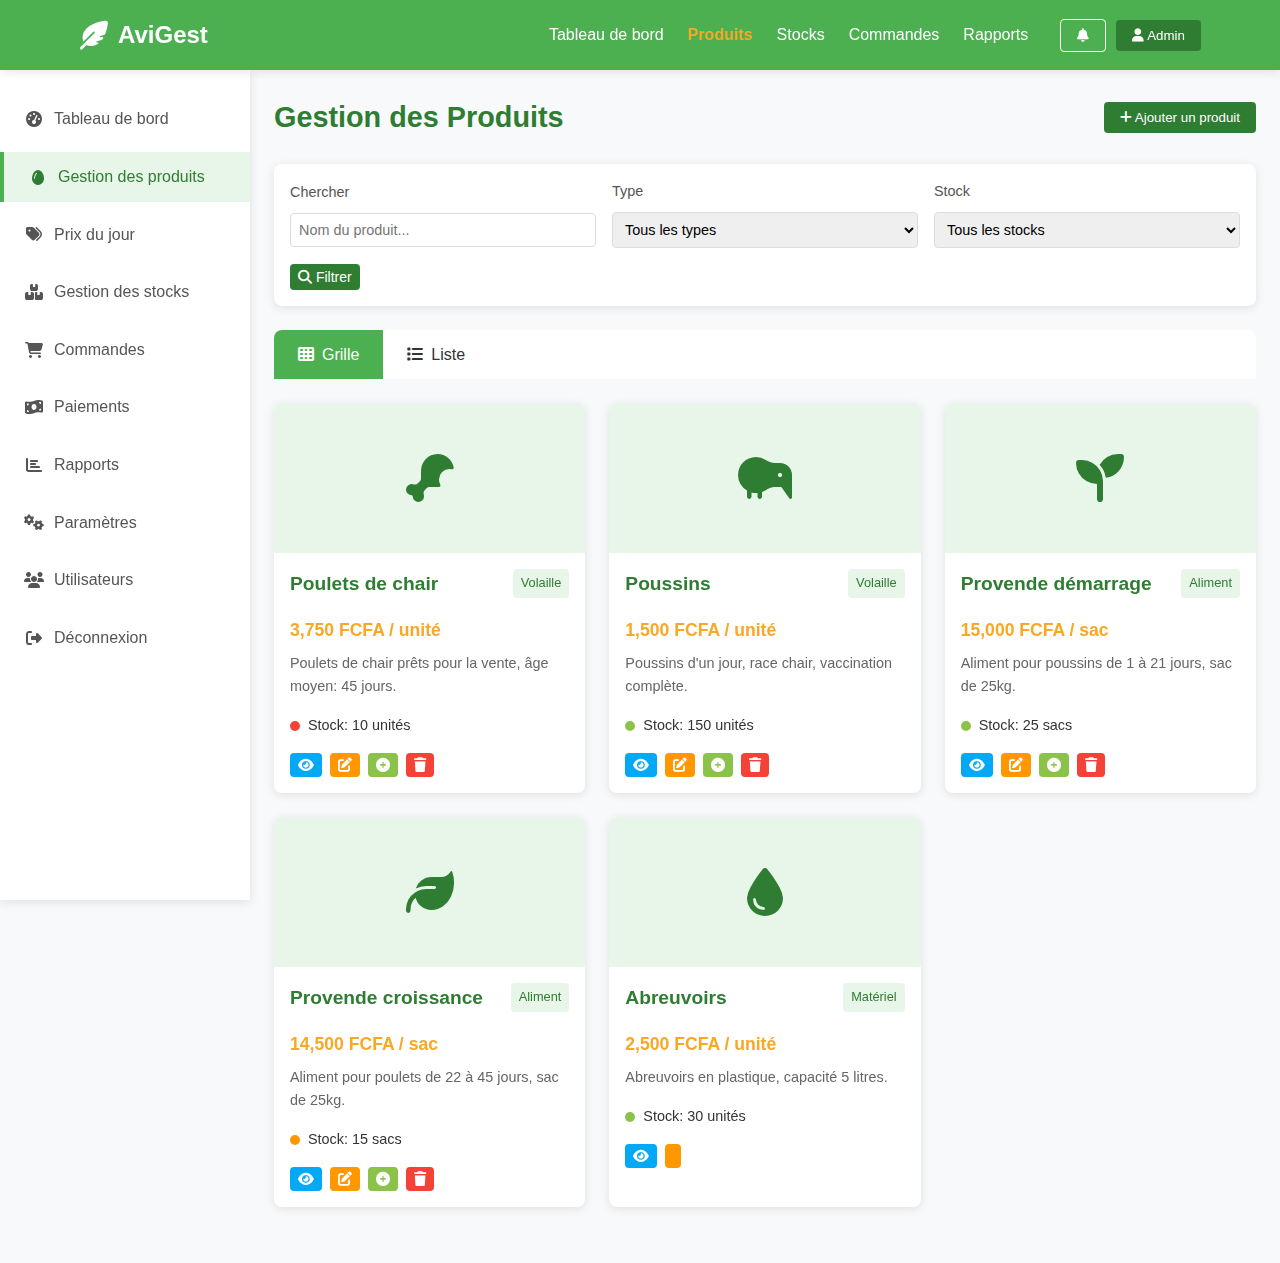
<file: gestiondesstock.html>
<!DOCTYPE html>
<html lang="fr">
<head>
    <meta charset="UTF-8">
    <meta name="viewport" content="width=device-width, initial-scale=1.0">
    <title>AviGest - Gestion des Produits</title>
    <link rel="stylesheet" href="https://cdnjs.cloudflare.com/ajax/libs/font-awesome/6.4.0/css/all.min.css">
    <style>
        :root {
            --primary-color: #4caf50;
            --secondary-color: #f9a825;
            --dark-color: #2e7d32;
            --light-color: #e8f5e9;
            --danger-color: #f44336;
            --warning-color: #ff9800;
            --success-color: #8bc34a;
            --info-color: #03a9f4;
            --grey-color: #f5f5f5;
            --shadow: 0 2px 10px rgba(0, 0, 0, 0.1);
        }

        * {
            margin: 0;
            padding: 0;
            box-sizing: border-box;
            font-family: 'Segoe UI', Tahoma, Geneva, Verdana, sans-serif;
        }

        body {
            background-color: #f8f9fa;
            color: #333;
            line-height: 1.6;
        }

        /* Header */
        .header {
            background-color: var(--primary-color);
            color: white;
            padding: 1rem 0;
            box-shadow: var(--shadow);
            position: sticky;
            top: 0;
            z-index: 100;
        }

        .container {
            width: 90%;
            max-width: 1200px;
            margin: 0 auto;
            padding: 0 15px;
        }

        .header-content {
            display: flex;
            justify-content: space-between;
            align-items: center;
        }

        .logo {
            display: flex;
            align-items: center;
            font-size: 1.5rem;
            font-weight: bold;
        }

        .logo i {
            margin-right: 10px;
            font-size: 1.8rem;
        }

        /* Navigation */
        .navbar {
            display: flex;
            align-items: center;
        }

        .nav-list {
            display: flex;
            list-style: none;
        }

        .nav-item {
            margin-left: 1.5rem;
        }

        .nav-link {
            color: white;
            text-decoration: none;
            font-weight: 500;
            transition: color 0.3s;
        }

        .nav-link:hover {
            color: var(--secondary-color);
        }

        .nav-link.active {
            color: var(--secondary-color);
            font-weight: bold;
        }

        .user-actions {
            display: flex;
            align-items: center;
            margin-left: 2rem;
        }

        .btn {
            padding: 0.5rem 1rem;
            border: none;
            border-radius: 4px;
            cursor: pointer;
            font-weight: 500;
            transition: background-color 0.3s, transform 0.1s;
        }

        .btn:active {
            transform: scale(0.98);
        }

        .btn-primary {
            background-color: var(--dark-color);
            color: white;
        }

        .btn-primary:hover {
            background-color: #1b5e20;
        }

        .btn-outline {
            background-color: transparent;
            border: 1px solid white;
            color: white;
            margin-right: 10px;
        }

        .btn-outline:hover {
            background-color: rgba(255, 255, 255, 0.1);
        }

        /* Mobile menu toggle */
        .menu-toggle {
            display: none;
            font-size: 1.5rem;
            cursor: pointer;
        }

        /* Sidebar Layout */
        .layout {
            display: flex;
        }

        .sidebar {
            width: 250px;
            background-color: #fff;
            box-shadow: var(--shadow);
            padding: 1.5rem 0;
            height: calc(100vh - 70px);
            position: sticky;
            top: 70px;
            overflow-y: auto;
        }

        .sidebar-menu {
            list-style: none;
        }

        .sidebar-item {
            margin-bottom: 0.5rem;
        }

        .sidebar-link {
            display: flex;
            align-items: center;
            padding: 0.75rem 1.5rem;
            color: #555;
            text-decoration: none;
            transition: all 0.3s;
        }

        .sidebar-link:hover, .sidebar-link.active {
            background-color: var(--light-color);
            color: var(--dark-color);
            border-left: 4px solid var(--primary-color);
        }

        .sidebar-link i {
            margin-right: 10px;
            width: 20px;
            text-align: center;
        }

        .content {
            flex: 1;
            padding: 1.5rem;
        }

        /* Page Header */
        .page-header {
            display: flex;
            justify-content: space-between;
            align-items: center;
            margin-bottom: 1.5rem;
        }

        .page-title {
            font-size: 1.8rem;
            color: var(--dark-color);
        }

        /* Filter Section */
        .filter-section {
            background-color: white;
            padding: 1rem;
            border-radius: 8px;
            box-shadow: var(--shadow);
            margin-bottom: 1.5rem;
        }

        .filter-row {
            display: flex;
            flex-wrap: wrap;
            gap: 1rem;
            align-items: center;
        }

        .filter-group {
            flex: 1;
            min-width: 200px;
        }

        .filter-label {
            display: block;
            margin-bottom: 0.5rem;
            font-weight: 500;
            font-size: 0.9rem;
            color: #555;
        }

        .filter-control {
            width: 100%;
            padding: 0.5rem;
            border: 1px solid #ddd;
            border-radius: 4px;
            font-size: 0.9rem;
        }

        .filter-control:focus {
            border-color: var(--primary-color);
            outline: none;
        }

        .filter-buttons {
            display: flex;
            gap: 0.5rem;
            margin-top: 1rem;
        }

        /* Product Cards */
        .product-grid {
            display: grid;
            grid-template-columns: repeat(auto-fill, minmax(280px, 1fr));
            gap: 1.5rem;
            margin-bottom: 2rem;
        }

        .product-card {
            background-color: white;
            border-radius: 8px;
            box-shadow: var(--shadow);
            overflow: hidden;
            transition: transform 0.3s;
            position: relative;
        }

        .product-card:hover {
            transform: translateY(-5px);
        }

        .product-image {
            height: 150px;
            background-color: var(--light-color);
            display: flex;
            align-items: center;
            justify-content: center;
        }

        .product-image i {
            font-size: 3rem;
            color: var(--dark-color);
        }

        .product-content {
            padding: 1rem;
        }

        .product-header {
            display: flex;
            justify-content: space-between;
            align-items: start;
            margin-bottom: 0.5rem;
        }

        .product-type {
            background-color: var(--light-color);
            color: var(--dark-color);
            padding: 0.25rem 0.5rem;
            border-radius: 4px;
            font-size: 0.8rem;
            font-weight: 500;
        }

        .product-title {
            font-size: 1.2rem;
            margin-bottom: 0.5rem;
            color: var(--dark-color);
        }

        .product-price {
            font-size: 1.1rem;
            font-weight: bold;
            color: var(--secondary-color);
            margin-bottom: 0.5rem;
        }

        .product-details {
            margin-bottom: 1rem;
            color: #666;
            font-size: 0.9rem;
        }

        .product-stock {
            display: flex;
            align-items: center;
            font-size: 0.9rem;
            margin-bottom: 1rem;
        }

        .stock-indicator {
            width: 10px;
            height: 10px;
            border-radius: 50%;
            margin-right: 0.5rem;
        }

        .stock-high {
            background-color: var(--success-color);
        }

        .stock-medium {
            background-color: var(--warning-color);
        }

        .stock-low {
            background-color: var(--danger-color);
        }

        .product-actions {
            display: flex;
            gap: 0.5rem;
        }

        .btn-sm {
            padding: 0.25rem 0.5rem;
            font-size: 0.875rem;
        }

        .btn-info {
            background-color: var(--info-color);
            color: white;
        }

        .btn-warning {
            background-color: var(--warning-color);
            color: white;
        }

        .btn-danger {
            background-color: var(--danger-color);
            color: white;
        }

        .btn-success {
            background-color: var(--success-color);
            color: white;
        }

        /* Product Table */
        .table-responsive {
            overflow-x: auto;
            background-color: white;
            border-radius: 8px;
            box-shadow: var(--shadow);
            margin-bottom: 2rem;
        }

        table {
            width: 100%;
            border-collapse: collapse;
        }

        th, td {
            padding: 0.75rem;
            text-align: left;
            border-bottom: 1px solid #ddd;
        }

        th {
            background-color: var(--light-color);
            color: var(--dark-color);
            font-weight: 600;
        }

        tbody tr:hover {
            background-color: #f5f5f5;
        }

        .text-center {
            text-align: center;
        }

        .text-right {
            text-align: right;
        }

        /* Pagination */
        .pagination {
            display: flex;
            justify-content: center;
            margin-top: 2rem;
            list-style: none;
        }

        .pagination li {
            margin: 0 5px;
        }

        .pagination a {
            display: flex;
            align-items: center;
            justify-content: center;
            width: 35px;
            height: 35px;
            border-radius: 4px;
            text-decoration: none;
            color: #555;
            background-color: white;
            border: 1px solid #ddd;
            transition: all 0.3s;
        }

        .pagination a:hover, .pagination a.active {
            background-color: var(--primary-color);
            color: white;
            border-color: var(--primary-color);
        }

        /* Modal */
        .modal-overlay {
            position: fixed;
            top: 0;
            left: 0;
            right: 0;
            bottom: 0;
            background-color: rgba(0, 0, 0, 0.5);
            display: flex;
            align-items: center;
            justify-content: center;
            z-index: 1000;
            display: none;
        }

        .modal {
            background-color: white;
            border-radius: 8px;
            padding: 1.5rem;
            width: 90%;
            max-width: 600px;
            box-shadow: 0 4px 20px rgba(0, 0, 0, 0.2);
        }

        .modal-header {
            display: flex;
            justify-content: space-between;
            align-items: center;
            margin-bottom: 1.5rem;
            padding-bottom: 0.5rem;
            border-bottom: 1px solid #eee;
        }

        .modal-title {
            font-size: 1.25rem;
            font-weight: 600;
            color: var(--dark-color);
        }

        .modal-close {
            background: none;
            border: none;
            font-size: 1.5rem;
            cursor: pointer;
            color: #777;
        }

        .modal-body {
            margin-bottom: 1.5rem;
        }

        .form-group {
            margin-bottom: 1.5rem;
        }

        .form-label {
            display: block;
            margin-bottom: 0.5rem;
            font-weight: 500;
        }

        .form-control {
            width: 100%;
            padding: 0.75rem;
            font-size: 1rem;
            border: 1px solid #ddd;
            border-radius: 4px;
            transition: border-color 0.3s;
        }

        .form-control:focus {
            border-color: var(--primary-color);
            outline: none;
        }

        .form-row {
            display: grid;
            grid-template-columns: repeat(auto-fit, minmax(200px, 1fr));
            gap: 1rem;
        }

        .modal-footer {
            display: flex;
            justify-content: flex-end;
            gap: 10px;
            padding-top: 1rem;
            border-top: 1px solid #eee;
        }

        /* View Tabs */
        .view-tabs {
            display: flex;
            background-color: white;
            border-radius: 8px 8px 0 0;
            overflow: hidden;
            margin-bottom: 1.5rem;
        }

        .tab {
            padding: 0.75rem 1.5rem;
            cursor: pointer;
            transition: all 0.3s;
            font-weight: 500;
            display: flex;
            align-items: center;
        }

        .tab i {
            margin-right: 0.5rem;
        }

        .tab.active {
            background-color: var(--primary-color);
            color: white;
        }

        .tab:not(.active):hover {
            background-color: var(--light-color);
            color: var(--dark-color);
        }

        /* Footer */
        .footer {
            background-color: var(--dark-color);
            color: white;
            padding: 1.5rem 0;
            text-align: center;
        }

        .footer-content {
            display: flex;
            justify-content: space-between;
            align-items: center;
            flex-wrap: wrap;
        }

        .footer-links {
            list-style: none;
            display: flex;
        }

        .footer-links li {
            margin-right: 1rem;
        }

        .footer-links a {
            color: white;
            text-decoration: none;
        }

        .footer-links a:hover {
            text-decoration: underline;
        }

        /* Responsive */
        @media (max-width: 992px) {
            .layout {
                flex-direction: column;
            }

            .sidebar {
                width: 100%;
                height: auto;
                position: static;
            }

            .filter-row {
                flex-direction: column;
            }

            .filter-group {
                width: 100%;
            }

            .product-grid {
                grid-template-columns: repeat(auto-fill, minmax(250px, 1fr));
            }
        }

        @media (max-width: 768px) {
            .nav-list {
                display: none;
                flex-direction: column;
                position: absolute;
                top: 70px;
                left: 0;
                right: 0;
                background-color: var(--primary-color);
                box-shadow: 0 5px 10px rgba(0, 0, 0, 0.1);
                padding: 1rem 0;
            }

            .nav-list.show {
                display: flex;
            }

            .nav-item {
                margin: 0.5rem 1.5rem;
            }

            .menu-toggle {
                display: block;
            }

            .page-header {
                flex-direction: column;
                align-items: flex-start;
                gap: 1rem;
            }

            .product-grid {
                grid-template-columns: 1fr;
            }

            .view-tabs {
                overflow-x: auto;
                white-space: nowrap;
            }
        }
    </style>
</head>
<body>
    <!-- Header -->
    <header class="header">
        <div class="container">
            <div class="header-content">
                <div class="logo">
                    <i class="fas fa-feather-alt"></i>
                    <span>AviGest</span>
                </div>
                <nav class="navbar">
                    <div class="menu-toggle" id="menu-toggle">
                        <i class="fas fa-bars"></i>
                    </div>
                    <ul class="nav-list" id="nav-list">
                        <li class="nav-item"><a href="index.html" class="nav-link">Tableau de bord</a></li>
                        <li class="nav-item"><a href="produits.html" class="nav-link active">Produits</a></li>
                        <li class="nav-item"><a href="#" class="nav-link">Stocks</a></li>
                        <li class="nav-item"><a href="#" class="nav-link">Commandes</a></li>
                        <li class="nav-item"><a href="#" class="nav-link">Rapports</a></li>
                    </ul>
                    <div class="user-actions">
                        <button class="btn btn-outline">
                            <i class="fas fa-bell"></i>
                        </button>
                        <button class="btn btn-primary">
                            <i class="fas fa-user"></i> Admin
                        </button>
                    </div>
                </nav>
            </div>
        </div>
    </header>

    <!-- Main Content with Sidebar Layout -->
    <div class="layout">
        <!-- Sidebar -->
        <aside class="sidebar">
            <ul class="sidebar-menu">
                <li class="sidebar-item">
                    <a href="index.html" class="sidebar-link">
                        <i class="fas fa-tachometer-alt"></i> Tableau de bord
                    </a>
                </li>
                <li class="sidebar-item">
                    <a href="produits.html" class="sidebar-link active">
                        <i class="fas fa-egg"></i> Gestion des produits
                    </a>
                </li>
                <li class="sidebar-item">
                    <a href="#" class="sidebar-link">
                        <i class="fas fa-tags"></i> Prix du jour
                    </a>
                </li>
                <li class="sidebar-item">
                    <a href="#" class="sidebar-link">
                        <i class="fas fa-boxes"></i> Gestion des stocks
                    </a>
                </li>
                <li class="sidebar-item">
                    <a href="#" class="sidebar-link">
                        <i class="fas fa-shopping-cart"></i> Commandes
                    </a>
                </li>
                <li class="sidebar-item">
                    <a href="#" class="sidebar-link">
                        <i class="fas fa-money-bill-wave"></i> Paiements
                    </a>
                </li>
                <li class="sidebar-item">
                    <a href="#" class="sidebar-link">
                        <i class="fas fa-chart-bar"></i> Rapports
                    </a>
                </li>
                <li class="sidebar-item">
                    <a href="#" class="sidebar-link">
                        <i class="fas fa-cogs"></i> Paramètres
                    </a>
                </li>
                <li class="sidebar-item">
                    <a href="#" class="sidebar-link">
                        <i class="fas fa-users"></i> Utilisateurs
                    </a>
                </li>
                <li class="sidebar-item">
                    <a href="#" class="sidebar-link">
                        <i class="fas fa-sign-out-alt"></i> Déconnexion
                    </a>
                </li>
            </ul>
        </aside>

        <!-- Main Content -->
        <main class="content">
            <!-- Page Header -->
            <div class="page-header">
                <h1 class="page-title">Gestion des Produits</h1>
                <button class="btn btn-primary" id="add-product-btn">
                    <i class="fas fa-plus"></i> Ajouter un produit
                </button>
            </div>

            <!-- Filter Section -->
            <div class="filter-section">
                <div class="filter-row">
                    <div class="filter-group">
                        <label class="filter-label">Chercher</label>
                        <input type="text" class="filter-control" placeholder="Nom du produit...">
                    </div>
                    <div class="filter-group">
                        <label class="filter-label">Type</label>
                        <select class="filter-control">
                            <option value="">Tous les types</option>
                            <option value="volaille">Volaille</option>
                            <option value="aliment">Aliment</option>
                            <option value="materiel">Matériel</option>
                        </select>
                    </div>
                    <div class="filter-group">
                        <label class="filter-label">Stock</label>
                        <select class="filter-control">
                            <option value="">Tous les stocks</option>
                            <option value="en_stock">En stock</option>
                            <option value="stock_bas">Stock bas</option>
                            <option value="rupture">Rupture</option>
                        </select>
                    </div>
                </div>
                <div class="filter-buttons">
                    <button class="btn btn-primary btn-sm">
                        <i class="fas fa-search"></i> Filtrer
                    </button>
                    <button class="btn btn-outline btn-sm">
                        <i class="fas fa-redo"></i> Réinitialiser
                    </button>
                </div>
            </div>

            <!-- View Tabs -->
            <div class="view-tabs">
                <div class="tab active" data-view="grid">
                    <i class="fas fa-th"></i> Grille
                </div>
                <div class="tab" data-view="list">
                    <i class="fas fa-list"></i> Liste
                </div>
            </div>

            <!-- Grid View -->
            <div class="view-content" id="grid-view">
                <div class="product-grid">
                    <!-- Poulets de chair -->
                    <div class="product-card">
                        <div class="product-image">
                            <i class="fas fa-drumstick-bite"></i>
                        </div>
                        <div class="product-content">
                            <div class="product-header">
                                <h3 class="product-title">Poulets de chair</h3>
                                <span class="product-type">Volaille</span>
                            </div>
                            <div class="product-price">3,750 FCFA / unité</div>
                            <div class="product-details">
                                Poulets de chair prêts pour la vente, âge moyen: 45 jours.
                            </div>
                            <div class="product-stock">
                                <span class="stock-indicator stock-low"></span>
                                Stock: 10 unités
                            </div>
                            <div class="product-actions">
                                <button class="btn btn-info btn-sm">
                                    <i class="fas fa-eye"></i>
                                </button>
                                <button class="btn btn-warning btn-sm">
                                    <i class="fas fa-edit"></i>
                                </button>
                                <button class="btn btn-success btn-sm">
                                    <i class="fas fa-plus-circle"></i>
                                </button>
                                <button class="btn btn-danger btn-sm">
                                    <i class="fas fa-trash"></i>
                                </button>
                            </div>
                        </div>
                    </div>

                    <!-- Poussins -->
                    <div class="product-card">
                        <div class="product-image">
                            <i class="fas fa-kiwi-bird"></i>
                        </div>
                        <div class="product-content">
                            <div class="product-header">
                                <h3 class="product-title">Poussins</h3>
                                <span class="product-type">Volaille</span>
                            </div>
                            <div class="product-price">1,500 FCFA / unité</div>
                            <div class="product-details">
                                Poussins d'un jour, race chair, vaccination complète.
                            </div>
                            <div class="product-stock">
                                <span class="stock-indicator stock-high"></span>
                                Stock: 150 unités
                            </div>
                            <div class="product-actions">
                                <button class="btn btn-info btn-sm">
                                    <i class="fas fa-eye"></i>
                                </button>
                                <button class="btn btn-warning btn-sm">
                                    <i class="fas fa-edit"></i>
                                </button>
                                <button class="btn btn-success btn-sm">
                                    <i class="fas fa-plus-circle"></i>
                                </button>
                                <button class="btn btn-danger btn-sm">
                                    <i class="fas fa-trash"></i>
                                </button>
                            </div>
                        </div>
                    </div>

                    <!-- Provende démarrage -->
                    <div class="product-card">
                        <div class="product-image">
                            <i class="fas fa-seedling"></i>
                        </div>
                        <div class="product-content">
                            <div class="product-header">
                                <h3 class="product-title">Provende démarrage</h3>
                                <span class="product-type">Aliment</span>
                            </div>
                            <div class="product-price">15,000 FCFA / sac</div>
                            <div class="product-details">
                                Aliment pour poussins de 1 à 21 jours, sac de 25kg.
                            </div>
                            <div class="product-stock">
                                <span class="stock-indicator stock-high"></span>
                                Stock: 25 sacs
                            </div>
                            <div class="product-actions">
                                <button class="btn btn-info btn-sm">
                                    <i class="fas fa-eye"></i>
                                </button>
                                <button class="btn btn-warning btn-sm">
                                    <i class="fas fa-edit"></i>
                                </button>
                                <button class="btn btn-success btn-sm">
                                    <i class="fas fa-plus-circle"></i>
                                </button>
                                <button class="btn btn-danger btn-sm">
                                    <i class="fas fa-trash"></i>
                                </button>
                            </div>
                        </div>
                    </div>

                    <!-- Provende croissance -->
                    <div class="product-card">
                        <div class="product-image">
                            <i class="fas fa-leaf"></i>
                        </div>
                        <div class="product-content">
                            <div class="product-header">
                                <h3 class="product-title">Provende croissance</h3>
                                <span class="product-type">Aliment</span>
                            </div>
                            <div class="product-price">14,500 FCFA / sac</div>
                            <div class="product-details">
                                Aliment pour poulets de 22 à 45 jours, sac de 25kg.
                            </div>
                            <div class="product-stock">
                                <span class="stock-indicator stock-medium"></span>
                                Stock: 15 sacs
                            </div>
                            <div class="product-actions">
                                <button class="btn btn-info btn-sm">
                                    <i class="fas fa-eye"></i>
                                </button>
                                <button class="btn btn-warning btn-sm">
                                    <i class="fas fa-edit"></i>
                                </button>
                                <button class="btn btn-success btn-sm">
                                    <i class="fas fa-plus-circle"></i>
                                </button>
                                <button class="btn btn-danger btn-sm">
                                    <i class="fas fa-trash"></i>
                                </button>
                            </div>
                        </div>
                    </div>

                    <!-- Abreuvoirs -->
                    <div class="product-card">
                        <div class="product-image">
                            <i class="fas fa-tint"></i>
                        </div>
                        <div class="product-content">
                            <div class="product-header">
                                <h3 class="product-title">Abreuvoirs</h3>
                                <span class="product-type">Matériel</span>
                            </div>
                            <div class="product-price">2,500 FCFA / unité</div>
                            <div class="product-details">
                                Abreuvoirs en plastique, capacité 5 litres.
                            </div>
                            <div class="product-stock">
                                <span class="stock-indicator stock-high"></span>
                                Stock: 30 unités
                            </div>
                            <div class="product-actions">
                                <button class="btn btn-info btn-sm">
                                    <i class="fas fa-eye"></i>
                                </button>
                                <button class="btn btn-warning btn-sm">
</file>
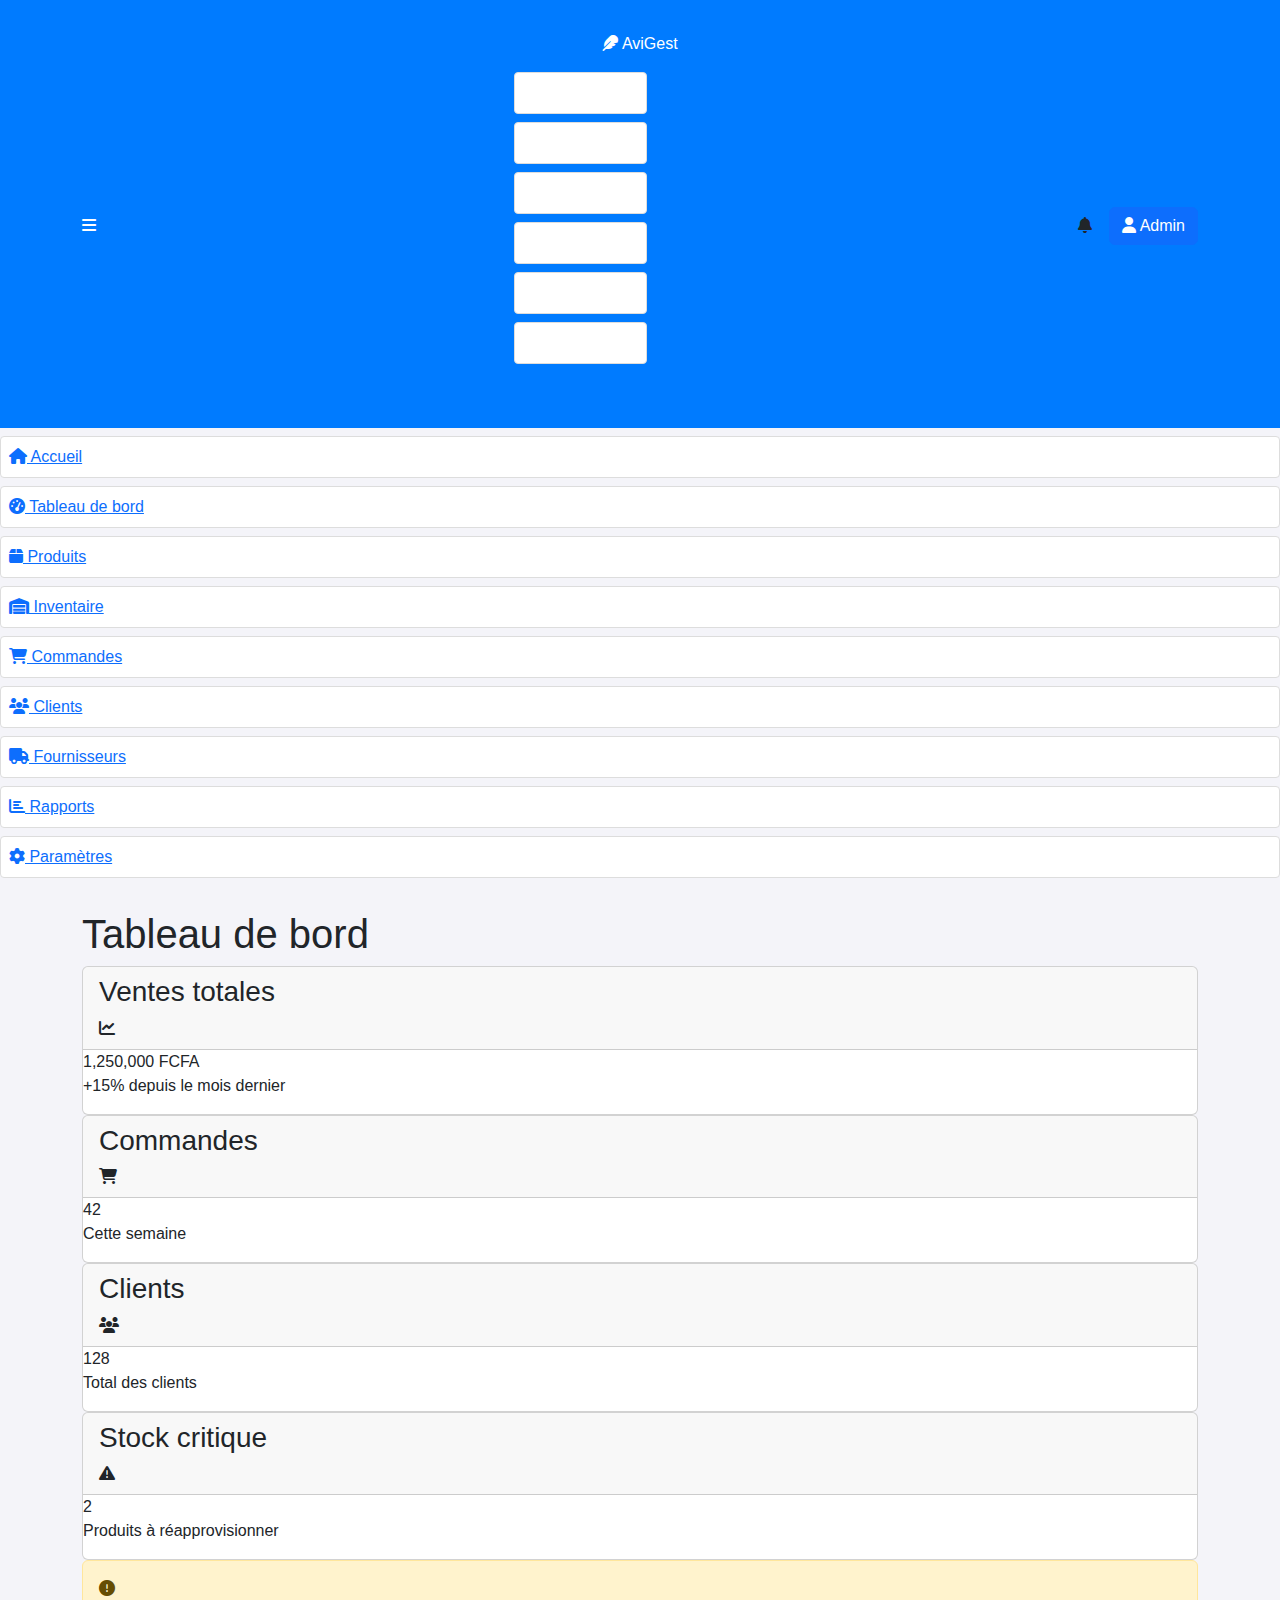
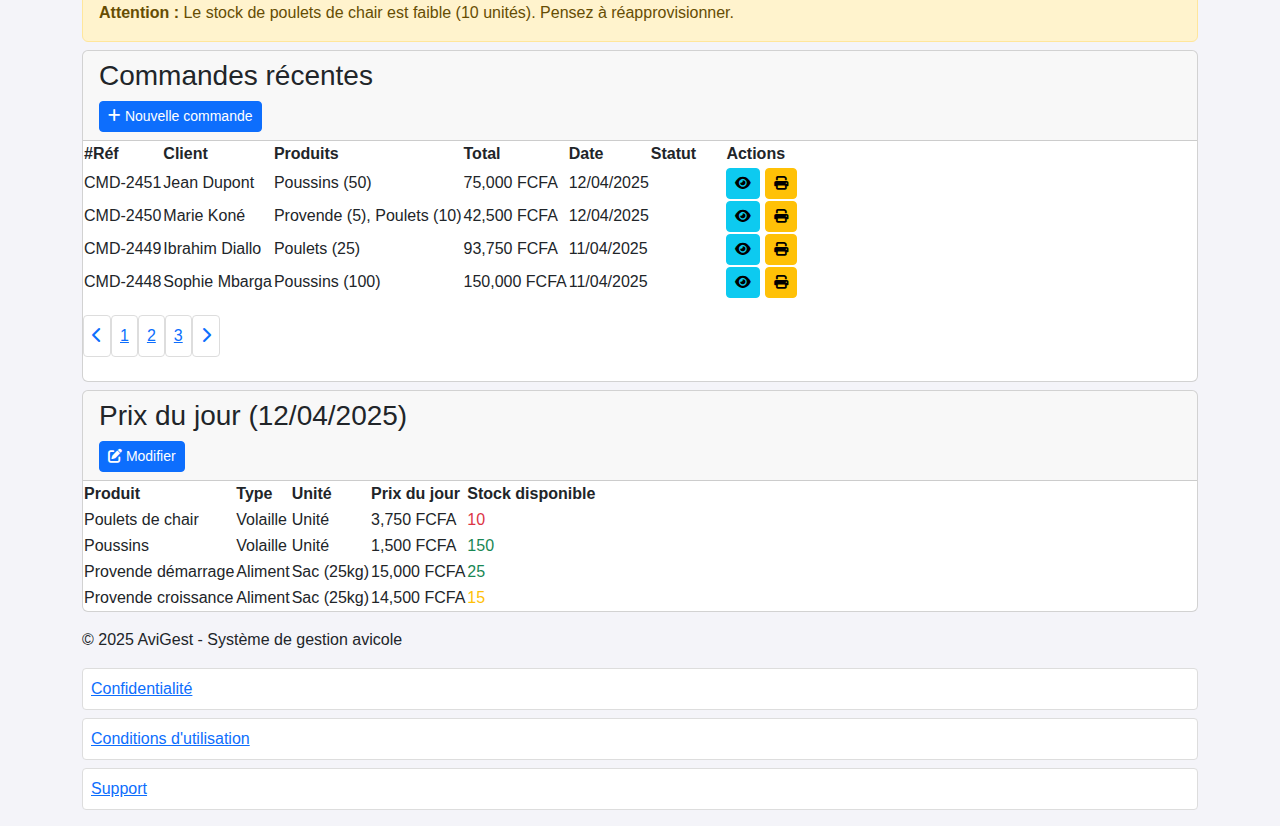
<file: tb.html>
<!DOCTYPE html>
<html lang="fr">
<head>
    <meta charset="UTF-8">
    <meta name="viewport" content="width=device-width, initial-scale=1.0">
    <title>AviGest - Gestion de Produits Avicoles</title>
    <link rel="stylesheet" href="https://cdnjs.cloudflare.com/ajax/libs/font-awesome/6.4.0/css/all.min.css">
    <link rel="stylesheet" href="https://cdnjs.cloudflare.com/ajax/libs/bootstrap/5.3.0/css/bootstrap.min.css">
    <link rel="stylesheet" href="styles.css">
    <link rel="stylesheet" href="https://cdnjs.cloudflare.com/ajax/libs/animate.css/4.1.1/animate.min.css">
    <link rel="icon" href="data:image/svg+xml,<svg xmlns='http://www.w3.org/2000/svg' viewBox='0 0 100 100'><text y='0.9em' font-size='90'>🐓</text></svg>">
</head>
<body>
<!-- Zone Header - Fixe en haut -->
<header class="header" id="header"></header>

<!-- Layout avec menu à gauche et contenu à droite -->
<div class="layout">
    <aside class="sidebar" id="menu">
        <ul class="sidebar-menu">
            <li class="sidebar-item">
                <a href="#" class="sidebar-link" onclick="loadPage('accueil')">
                    <i class="fas fa-home"></i> Accueil
                </a>
            </li>
            <li class="sidebar-item">
                <a href="#" class="sidebar-link" onclick="loadPage('index')">
                    <i class="fas fa-tachometer-alt"></i> Tableau de bord
                </a>
            </li>
            <li class="sidebar-item">
                <a href="#" class="sidebar-link" onclick="loadPage('products')">
                    <i class="fas fa-box"></i> Produits
                </a>
            </li>
            <li class="sidebar-item">
                <a href="#" class="sidebar-link" onclick="loadPage('inventory')">
                    <i class="fas fa-warehouse"></i> Inventaire
                </a>
            </li>
            <li class="sidebar-item">
                <a href="#" class="sidebar-link" onclick="loadPage('orders')">
                    <i class="fas fa-shopping-cart"></i> Commandes
                </a>
            </li>
            <li class="sidebar-item">
                <a href="#" class="sidebar-link" onclick="loadPage('clients')">
                    <i class="fas fa-users"></i> Clients
                </a>
            </li>
            <li class="sidebar-item">
                <a href="#" class="sidebar-link" onclick="loadPage('suppliers')">
                    <i class="fas fa-truck"></i> Fournisseurs
                </a>
            </li>
            <li class="sidebar-item">
                <a href="#" class="sidebar-link" onclick="loadPage('reports')">
                    <i class="fas fa-chart-bar"></i> Rapports
                </a>
            </li>
            <li class="sidebar-item">
                <a href="#" class="sidebar-link" onclick="loadPage('settings')">
                    <i class="fas fa-cog"></i> Paramètres
                </a>
            </li>
        </ul>
    </aside>
    <main class="content" id="main">
        <!-- Le contenu sera chargé ici dynamiquement -->
    </main>
</div>

<!-- Zone Footer -->
<footer class="footer" id="footer"></footer>

<script>
    // Fonction pour charger dynamiquement une page dans le contenu principal
    function loadPage(pagePath) {
        fetch(pagePath + '.html')
            .then(res => {
                if (!res.ok) throw new Error("Page non trouvée");
                return res.text();
            })
            .then(data => {
                document.getElementById('main').innerHTML = data;

                // Mettre à jour la classe active dans le menu
                const links = document.querySelectorAll('.sidebar-link');
                links.forEach(link => {
                    link.classList.remove('active');
                    if (link.getAttribute('onclick').includes(pagePath)) {
                        link.classList.add('active');
                    }
                });
            })
            .catch(err => {
                document.getElementById('main').innerHTML = "<p>Erreur de chargement de la page.</p>";
                console.error(err);
            });
    }

    // Charger automatiquement header et footer
    fetch('header.html')
        .then(res => res.text())
        .then(data => document.getElementById('header').innerHTML = data);

    fetch('footer.html')
        .then(res => res.text())
        .then(data => document.getElementById('footer').innerHTML = data);

    // Charger page d'accueil par défaut
    window.addEventListener('DOMContentLoaded', function() {
        setTimeout(() => {
            loadPage('index'); // Chargement de la page tableau de bord par défaut
        }, 100);
    });
</script>

<script src="https://cdnjs.cloudflare.com/ajax/libs/jquery/3.6.0/jquery.min.js"></script>
<script src="https://cdnjs.cloudflare.com/ajax/libs/bootstrap/5.3.0/js/bootstrap.bundle.min.js"></script>
<script src="app.js"></script>
</body>
</html>
</file>
<file: styles.css>
body {
    font-family: Arial, sans-serif;
    margin: 0;
    padding: 0;
    background-color: #f4f4f9;
}

header {
    background-color: #007bff;
    color: white;
    padding: 1rem;
    text-align: center;
}

main {
    padding: 1rem;
}

section {
    margin-bottom: 2rem;
}

form {
    display: flex;
    gap: 0.5rem;
}

button {
    background-color: #007bff;
    color: white;
    border: none;
    padding: 0.5rem 1rem;
    cursor: pointer;
}

button:hover {
    background-color: #0056b3;
}

ul {
    list-style: none;
    padding: 0;
}

li {
    background: #fff;
    margin: 0.5rem 0;
    padding: 0.5rem;
    border: 1px solid #ddd;
    border-radius: 4px;
}
</file>
